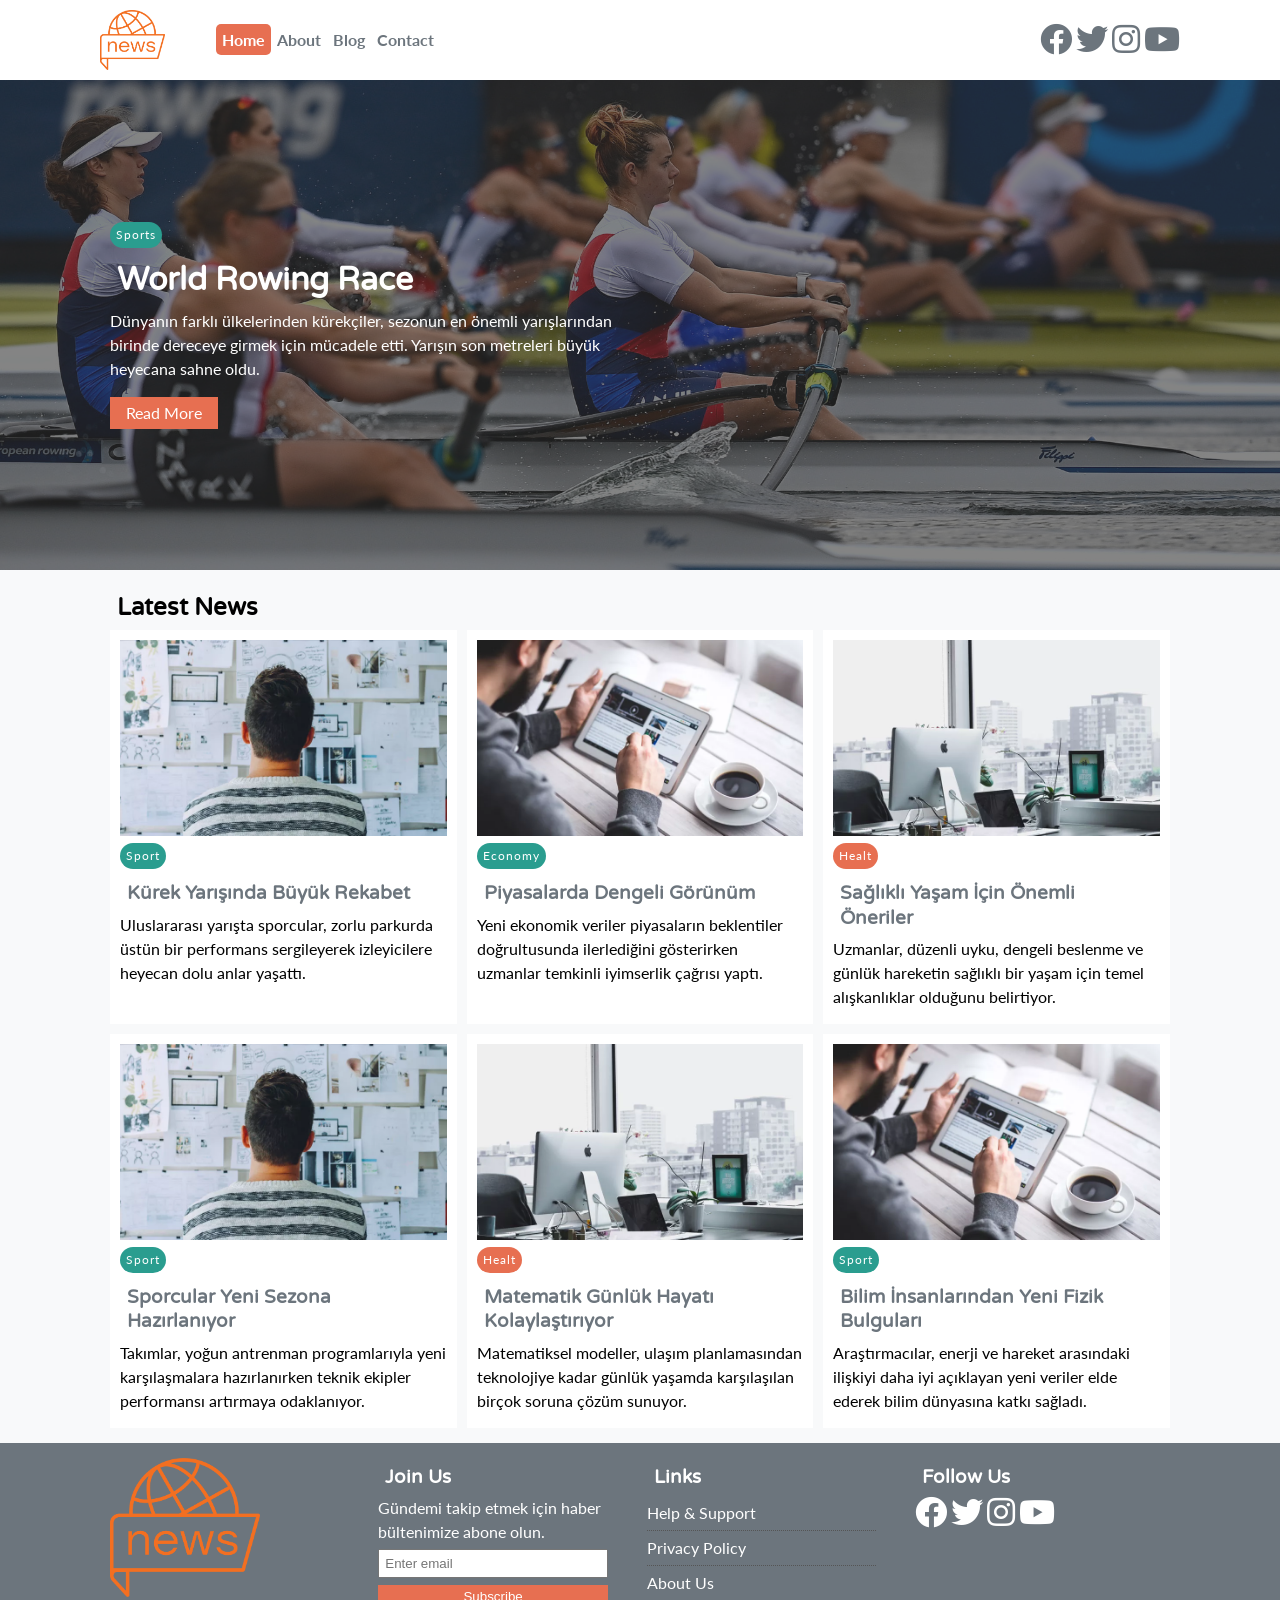
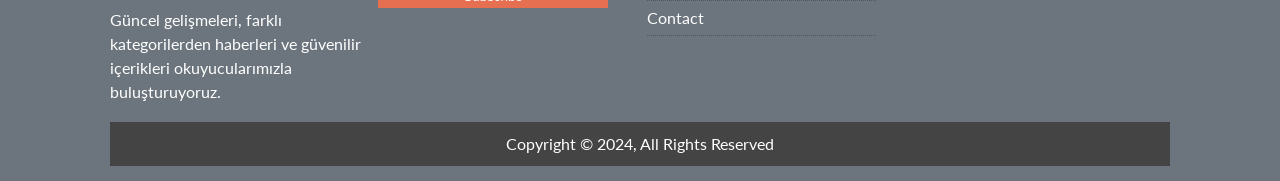
<file: index.html>
<!DOCTYPE html>
<html lang="tr">
<head>
    <meta charset="UTF-8">
    <meta http-equiv="X-UA-Compatible" content="IE=edge">
    <meta name="viewport" content="width=device-width, initial-scale=1.0">
    <link rel="stylesheet" href="https://cdnjs.cloudflare.com/ajax/libs/font-awesome/5.9.0/css/all.min.css" integrity="sha512-q3eWabyZPc1XTCmF+8/LuE1ozpg5xxn7iO89yfSOd5/oKvyqLngoNGsx8jq92Y8eXJ/IRxQbEC+FGSYxtk2oiw==" crossorigin="anonymous" referrerpolicy="no-referrer" />
    <link href="https://fonts.googleapis.com/css2?family=Lato&family=Varela+Round&display=swap" rel="stylesheet">
    <link rel="stylesheet" href="css/style.css">
    <link rel="stylesheet" media="screen and (max-width: 768px)" href="css/mobile.css">
    <title>News Site</title>
</head>
<body>
    <!-- navbar -->
    <nav id="main-nav" class="nav">
        <div class="container">
            <img src="img/logo.png" alt="" class="logo">
            <ul>
                <li><a class="active" href="index.html">Home</a></li>
                <li><a href="about.html">About</a></li>
                <li><a href="blog.html">Blog</a></li>
                <li><a href="contact.html">Contact</a></li>
            </ul>
            <div class="social-icons">
                <a href="#"><i class="fab fa-facebook fa-2x"></i></a>
                <a href="#"><i class="fab fa-twitter fa-2x"></i></a>
                <a href="#"><i class="fab fa-instagram fa-2x"></i></a>
                <a href="#"><i class="fab fa-youtube fa-2x"></i></a>
            </div>
        </div>
    </nav>

    <!-- header -->
    <header id="header">
        <div class="container">
            <div class="header-container">
                <div class="header-content">
                    <div class="category bg-secondary">Sports</div>
                    <h1>World Rowing Race</h1>
                    <p class="mb-4">Dünyanın farklı ülkelerinden kürekçiler, sezonun en önemli yarışlarından birinde dereceye girmek için mücadele etti. Yarışın son metreleri büyük heyecana sahne oldu.</p>
                    <a href="#" class="btn btn-primary">Read More</a>
                </div>
            </div>
        </div>
    </header>

    <!-- articles -->
    <section id="main-articles" class="py-2">
        <div class="container">
            <h2>Latest News</h2>
            <div class="articles-container">
                <article class="card">
                    <img src="img/img-1.webp" alt="">
                    <div>
                        <div class="category bg-secondary">Sport</div>
                        <h3><a href="article.html">Kürek Yarışında Büyük Rekabet</a></h3>
                        <p>Uluslararası yarışta sporcular, zorlu parkurda üstün bir performans sergileyerek izleyicilere heyecan dolu anlar yaşattı.</p>
                    </div>                   
                </article>
                <article class="card">
                    <img src="img/img-2.webp" alt="">
                    <div>
                        <div class="category bg-secondary">Economy</div>
                        <h3><a href="article.html">Piyasalarda Dengeli Görünüm</a></h3>
                        <p>Yeni ekonomik veriler piyasaların beklentiler doğrultusunda ilerlediğini gösterirken uzmanlar temkinli iyimserlik çağrısı yaptı.</p>
                    </div>                   
                </article>
                <article class="card">
                    <img src="img/img-3.webp" alt="">
                    <div>
                        <div class="category bg-primary">Healt</div>
                        <h3><a href="article.html">Sağlıklı Yaşam İçin Önemli Öneriler</a></h3>
                        <p>Uzmanlar, düzenli uyku, dengeli beslenme ve günlük hareketin sağlıklı bir yaşam için temel alışkanlıklar olduğunu belirtiyor.</p>
                    </div>                   
                </article>
                <article class="card">
                    <img src="img/img-1.webp" alt="">
                    <div>
                        <div class="category bg-secondary">Sport</div>
                        <h3><a href="article.html">Sporcular Yeni Sezona Hazırlanıyor</a></h3>
                        <p>Takımlar, yoğun antrenman programlarıyla yeni karşılaşmalara hazırlanırken teknik ekipler performansı artırmaya odaklanıyor.</p>
                    </div>                   
                </article>
                <article class="card">
                    <img src="img/img-3.webp" alt="">
                    <div>
                        <div class="category bg-primary">Healt</div>
                        <h3><a href="article.html">Matematik Günlük Hayatı Kolaylaştırıyor</a></h3>
                        <p>Matematiksel modeller, ulaşım planlamasından teknolojiye kadar günlük yaşamda karşılaşılan birçok soruna çözüm sunuyor.</p>
                    </div>                   
                </article>
                <article class="card">
                    <img src="img/img-2.webp" alt="">
                    <div>
                        <div class="category bg-secondary">Sport</div>
                        <h3><a href="article.html">Bilim İnsanlarından Yeni Fizik Bulguları</a></h3>
                        <p>Araştırmacılar, enerji ve hareket arasındaki ilişkiyi daha iyi açıklayan yeni veriler elde ederek bilim dünyasına katkı sağladı.</p>
                    </div>                   
                </article>
            </div>
        </div>
    </section>

    <!-- footerr -->
    <footer id="main-footer" class="py-2">
        <div class="container footer-container">
            <div>
                <img src="img/logo.png" alt="">
                <p>
                    Güncel gelişmeleri, farklı kategorilerden haberleri ve güvenilir içerikleri okuyucularımızla buluşturuyoruz.
                </p>
            </div>
            <div>
                <h3>Join Us</h3>
                <p>Gündemi takip etmek için haber bültenimize abone olun.</p>
                <form action="">
                    <input type="email" name="" id="" placeholder="Enter email">
                    <input type="submit" value="Subscribe" class="btn btn-primary">
                </form>
            </div>
            <div>
                <h3>Links</h3>
                <ul>
                    <li><a href="">Help & Support</a></li>
                    <li><a href="">Privacy Policy</a></li>
                    <li><a href="">About Us</a></li>
                    <li><a href="">Contact</a></li>
                </ul>
            </div>
            <div>
                <h3>Follow Us</h3>
                <div>
                    <a href=""><i class="fab fa-facebook fa-2x"></i></a>
                    <a href=""><i class="fab fa-twitter fa-2x"></i></a>
                    <a href=""><i class="fab fa-instagram fa-2x"></i></a>
                    <a href=""><i class="fab fa-youtube fa-2x"></i></a>
                </div>
            </div>
            <div>
                <p>Copyright &copy; 2024, All Rights Reserved</p>
            </div>
        </div>
    </footer>

</body>
</html>
</file>
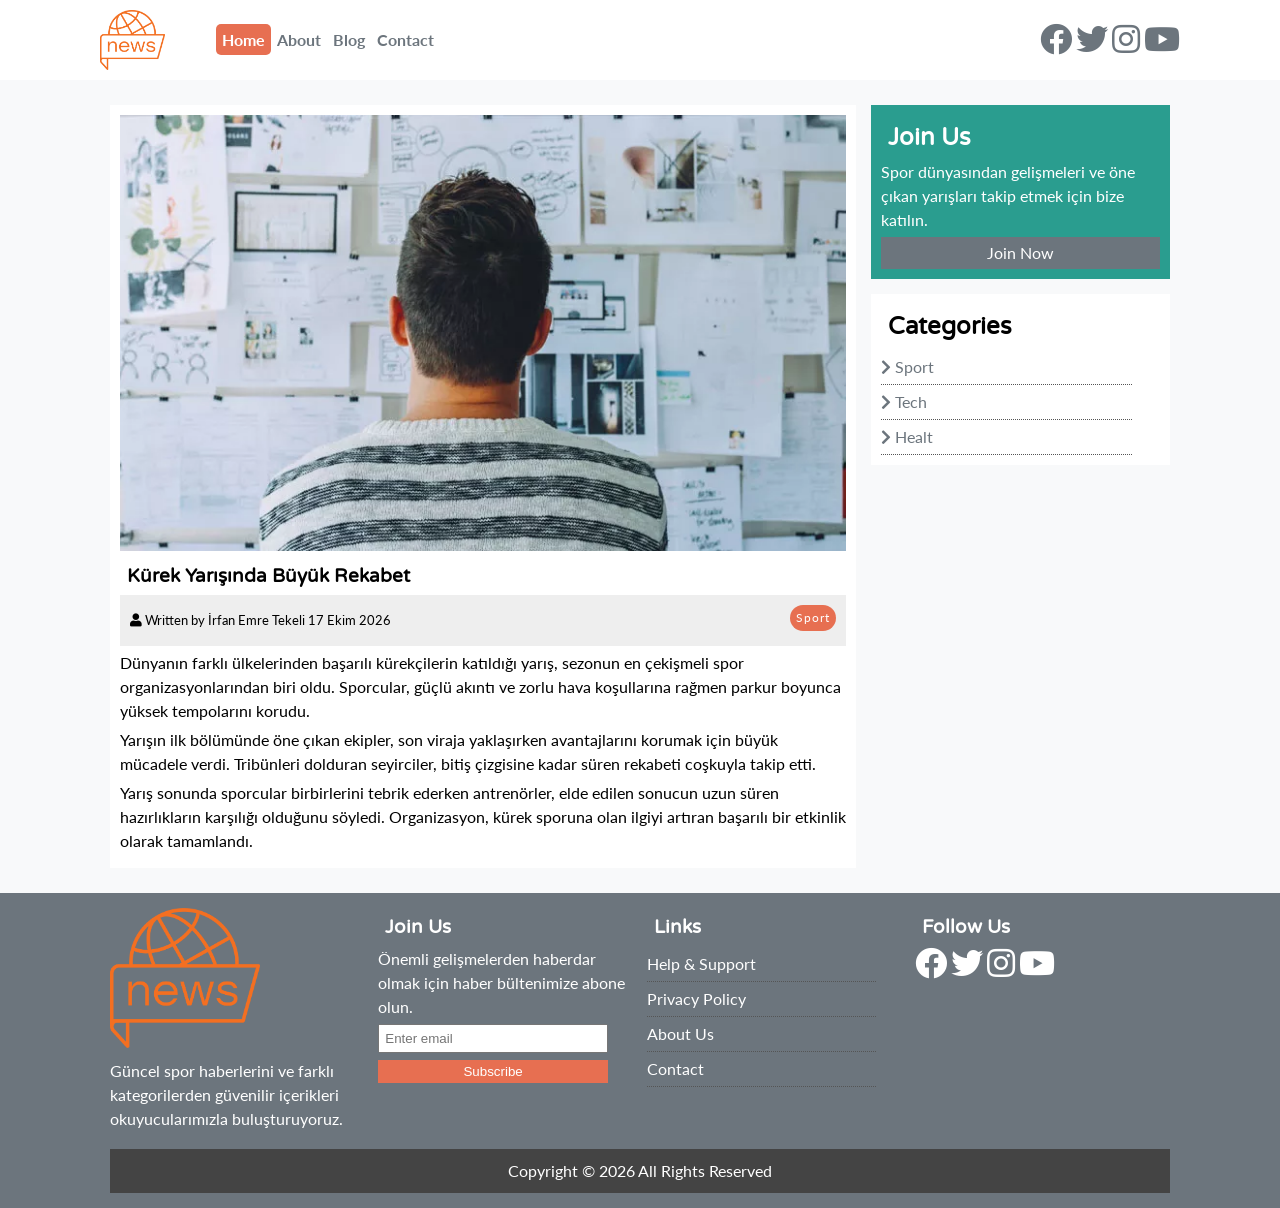
<file: article.html>
<!DOCTYPE html>
<html lang="tr">
<head>
    <meta charset="UTF-8">
    <meta http-equiv="X-UA-Compatible" content="IE=edge">
    <meta name="viewport" content="width=device-width, initial-scale=1.0">
    <link rel="stylesheet" href="https://cdnjs.cloudflare.com/ajax/libs/font-awesome/5.9.0/css/all.min.css" integrity="sha512-q3eWabyZPc1XTCmF+8/LuE1ozpg5xxn7iO89yfSOd5/oKvyqLngoNGsx8jq92Y8eXJ/IRxQbEC+FGSYxtk2oiw==" crossorigin="anonymous" referrerpolicy="no-referrer" />
    <link href="https://fonts.googleapis.com/css2?family=Lato&family=Varela+Round&display=swap" rel="stylesheet">
    <link rel="stylesheet" href="css/style.css">
    <link rel="stylesheet" media="screen and (max-width: 768px)" href="css/mobile.css">
    <title>News Site</title>
</head>
<body>
    <!-- navbar -->
    <nav id="main-nav" class="nav">
        <div class="container">
            <img src="img/logo.png" alt="" class="logo">
            <ul>
                <li><a class="active" href="index.html">Home</a></li>
                <li><a href="about.html">About</a></li>
                <li><a href="blog.html">Blog</a></li>
                <li><a href="contact.html">Contact</a></li>
            </ul>
            <div class="social-icons">
                <a href="#"><i class="fab fa-facebook fa-2x"></i></a>
                <a href="#"><i class="fab fa-twitter fa-2x"></i></a>
                <a href="#"><i class="fab fa-instagram fa-2x"></i></a>
                <a href="#"><i class="fab fa-youtube fa-2x"></i></a>
            </div>
        </div>
    </nav>

   <section id="articles">
       <div class="container">
           <div class="page-container">
               <article id="article" class="card">
                   <img src="img/img-1.webp" alt="">
                   <h1>Kürek Yarışında Büyük Rekabet</h1>
                   <div class="meta">
                       <small>
                           <i class="fas fa-user"></i> Written by İrfan Emre Tekeli 17 Ekim 2026
                       </small>
                       <div class="category bg-primary">Sport</div>
                   </div>
                   <p>Dünyanın farklı ülkelerinden başarılı kürekçilerin katıldığı yarış, sezonun en çekişmeli spor organizasyonlarından biri oldu. Sporcular, güçlü akıntı ve zorlu hava koşullarına rağmen parkur boyunca yüksek tempolarını korudu.</p>
                   <p>Yarışın ilk bölümünde öne çıkan ekipler, son viraja yaklaşırken avantajlarını korumak için büyük mücadele verdi. Tribünleri dolduran seyirciler, bitiş çizgisine kadar süren rekabeti coşkuyla takip etti.</p>
                   <p>
                       Yarış sonunda sporcular birbirlerini tebrik ederken antrenörler, elde edilen sonucun uzun süren hazırlıkların karşılığı olduğunu söyledi. Organizasyon, kürek sporuna olan ilgiyi artıran başarılı bir etkinlik olarak tamamlandı.
                   </p>
               </article>
               <aside class="card bg-secondary">
                   <h2>Join Us</h2>
                   <p>Spor dünyasından gelişmeleri ve öne çıkan yarışları takip etmek için bize katılın.</p>
                   <a href="#" class="btn btn-dark btn-block">Join Now</a>
               </aside>
               <aside id="categories" class="card">
                   <h2>Categories</h2>
                   <ul>
                       <li><a href="#"><i class="fas fa-chevron-right"></i> Sport</a></li>
                       <li><a href="#"><i class="fas fa-chevron-right"></i> Tech</a></li>
                       <li><a href="#"><i class="fas fa-chevron-right"></i> Healt</a></li>
                   </ul>
               </aside>
           </div>
       </div>
   </section>

    <!-- footer -->
    <footer id="main-footer" class="py-2">
        <div class="container footer-container">
            <div>
                <img src="img/logo.png" alt="">
                <p>
                    Güncel spor haberlerini ve farklı kategorilerden güvenilir içerikleri okuyucularımızla buluşturuyoruz.
                </p>
            </div>
            <div>
                <h3>Join Us</h3>
                <p>Önemli gelişmelerden haberdar olmak için haber bültenimize abone olun.</p>
                <form action="">
                    <input type="email" name="" id="" placeholder="Enter email">
                    <input type="submit" value="Subscribe" class="btn btn-primary">
                </form>
            </div>
            <div>
                <h3>Links</h3>
                <ul>
                    <li><a href="">Help & Support</a></li>
                    <li><a href="">Privacy Policy</a></li>
                    <li><a href="">About Us</a></li>
                    <li><a href="">Contact</a></li>
                </ul>
            </div>
            <div>
                <h3>Follow Us</h3>
                <div>
                    <a href=""><i class="fab fa-facebook fa-2x"></i></a>
                    <a href=""><i class="fab fa-twitter fa-2x"></i></a>
                    <a href=""><i class="fab fa-instagram fa-2x"></i></a>
                    <a href=""><i class="fab fa-youtube fa-2x"></i></a>
                </div>
            </div>
            <div>
                <p>Copyright &copy; 2026  All Rights Reserved</p>
            </div>
        </div>
    </footer>

</body>
</html>
</file>
<file: css/style.css>
:root {
    --primary-color: #e76f51;
    --secondary-color: #2a9d8f;
    --light-color: #f8f9fa;
    --dark-color: #6c757d;
    --max-width: 1100px;
}

* {
    margin: 0;
    padding: 0;
    box-sizing: border-box;
}

html {
    font-size: 10px;
}

body {
    font-family: 'Lato', sans-serif;
    font-size: 1.6rem;
    line-height: 1.5;
    background-color: var(--light-color);
}

a {
    color: var(--dark-color);
    text-decoration: none;
}

ul {
    list-style: none;
}

img {
    width: 100%;
}

h1, h2, h3, h4, h5, h6 {
    font-family: 'Varela Round', sans-serif;
    margin: .7rem;
    line-height: 1.3;
}

p {
    margin: .5rem 0;
}

/* utils */
.container {
    max-width: var(--max-width);
    margin: 0 auto;
    padding: 0 2rem;
}

.btn {
    display: inline-block;
    border: none;
    background-color: var(--dark-color);
    color: #fff;
    padding: .4rem 1.6rem;
    text-align: center;
}

.btn-light { background-color: var(--light-color);}
.btn-dark { background-color: var(--dark-color);}
.btn-primary { background-color: var(--primary-color);}

.btn:hover {opacity: 0.8;}

.btn-block {
    display: block;
    width: 100%;
    text-align: center;
}

.bg-primary {background-color: var(--primary-color); color: #fff;}
.bg-secondary {background-color: var(--secondary-color) !important; color: #fff;}
.bg-light {background-color: var(--light-color); color: var(--dark-color);}
.bg-dark {background-color: var(--dark-color); color: #fff; }

.p-1 {padding: 0.5rem;}
.p-2 {padding: 0.6rem;}
.p-3 {padding: 0.8rem;}
.p-4 {padding: 1rem;}

.pt-1 {padding-top: 0.5rem;}
.pt-2 {padding-top: 0.6rem;}
.pt-3 {padding-top: 0.8rem;}
.pt-4 {padding-top: 1rem;}

.py-1 { padding-top: 0.5rem; padding-bottom: 0.5rem; }
.py-2 { padding-top: 1.5rem; padding-bottom: 1.5rem; }

.px-1 { padding-right: 0.5rem; padding-left: 0.5rem; }
.px-2 { padding-right: 0.6rem; padding-left: 0.6rem; }

.m-1 {margin: 0.5rem;}
.m-2 {margin: 0.6rem;}
.m-3 {margin: 0.8rem;}
.m-4 {margin: 1rem;}

.mb-1 {margin-bottom: 0.5rem;}
.mb-2 {margin-bottom: 0.6rem;}
.mb-3 {margin-bottom: 0.8rem;}
.mb-4 {margin-bottom: 1.6rem;}

.card {
    background-color: #fff;
    padding: 1rem;
}

.card-primary {
    background-color: var(--primary-color);
    padding: 1rem;
}

.category {
    display: inline-block;
    color: #fff;
    font-size: 1.2rem;
    letter-spacing: 1px;
    padding: .4rem .6rem;
    border-radius: 15px;
    margin-bottom: .5rem;
}


/* navbar */
#main-nav {
    background-color: #fff;
    position: sticky;
    top: 0;
    z-index: 3;
}

#main-nav .container {
    display: grid;
    grid-template-columns: 0.6fr 3fr 2fr;
    padding: 1rem;
    align-items: center;
}

#main-nav .logo {
    width: 65px;
}

#main-nav ul {
    display: flex;
    justify-self: start;
}

#main-nav ul li a {
    padding: 0.6rem;
    font-weight: bold;
}

#main-nav ul li a.active {
    background-color: var(--primary-color);
    color: #fff;
    border-radius: 5px;
}

#main-nav ul li a:hover {
    background-color: var(--light-color);
    color: var(--dark-color);
}

#main-nav .social-icons {
    justify-self: end;
}

/* header */
#header {
    color: #fff;
    background: #333;
    padding: 2rem;
    position: relative;
}

#header::before {
    content: '';
    background: url('../img/rowing.jpeg') no-repeat center center/cover;
    position: absolute;
    top: 0;
    left: 0;
    width: 100%;
    height: 100%;
    opacity: 0.4;
}

#header .header-container {
    display: grid;
    grid-template-columns: repeat(2, 1fr);
    height: 50vh;
    align-items: center;
}

#header .header-content {
    z-index: 2;
}

/* articles */
#main-articles .articles-container {
    display: grid;
    grid-template-columns: repeat(3, 1fr);
    gap: 1rem;
}

/* footer */
#main-footer {
    background-color: var(--dark-color);
    color: #fff;
}

#main-footer img {
    width: 150px;
}

#main-footer a {
    color: #fff;
}

#main-footer .footer-container {
    display: grid;
    grid-template-columns: repeat(4, 1fr);
    gap: 1.3rem;
}

#main-footer .footer-container > *:last-child {
   background-color: #444;
   grid-column: 1 / span 4;
   padding: .5rem;
   text-align: center;
}

#main-footer .footer-container input[type='email'] {
    width: 90%;
    padding: .5rem;
    margin-bottom: .5rem;
}

#main-footer .footer-container input[type='submit'] {
    width: 90%;
}

#main-footer .footer-container ul li {
    padding: .5rem 0;
    border-bottom: 1px dotted #555;
    width: 90%;
}

#main-footer .footer-container ul li a:hover {
    color: var(--primary-color);
}

/* article details */
.page-container {
    display: grid;
    grid-template-columns: 5fr 2fr;
    margin: 2.5rem 0;
    gap: 1.5rem;
}

.page-container > *:first-child {
    grid-row: 1 / span 3;
}

#article .meta {
    display: flex;
    justify-content: space-between;
    align-items: center;
    padding: 1rem;
    background-color: #eee;
}

.page-container #categories ul li {
    padding: .5rem 0;
    border-bottom: 1px dotted #555;
    width: 90%;
}

.page-container #categories ul li a:hover {
    color: var(--primary-color);
}
</file>
<file: css/mobile.css>
#main-nav .social-icons {
    display: none;
}

#main-nav .container {
    grid-template-columns: 1fr;
    gap: 1.2rem;
}

#main-nav ul, 
#main-nav img {
    justify-self: center;
} 

#main-articles .articles-container {
    grid-template-columns: repeat(2, 1fr);
}

@media(max-width: 600px) {
    #header .header-container,
    #main-articles .articles-container,
    #main-footer .footer-container {
        grid-template-columns: 1fr;
    }

    #main-footer .footer-container > *:last-child {
        grid-column: 1;
    }


    #main-footer .footer-container > * {
        border-bottom: 1px dotted #444;
        padding-bottom: 1rem;
    }

    .page-container { 
        grid-template-columns: 1fr;
    }
}
</file>
